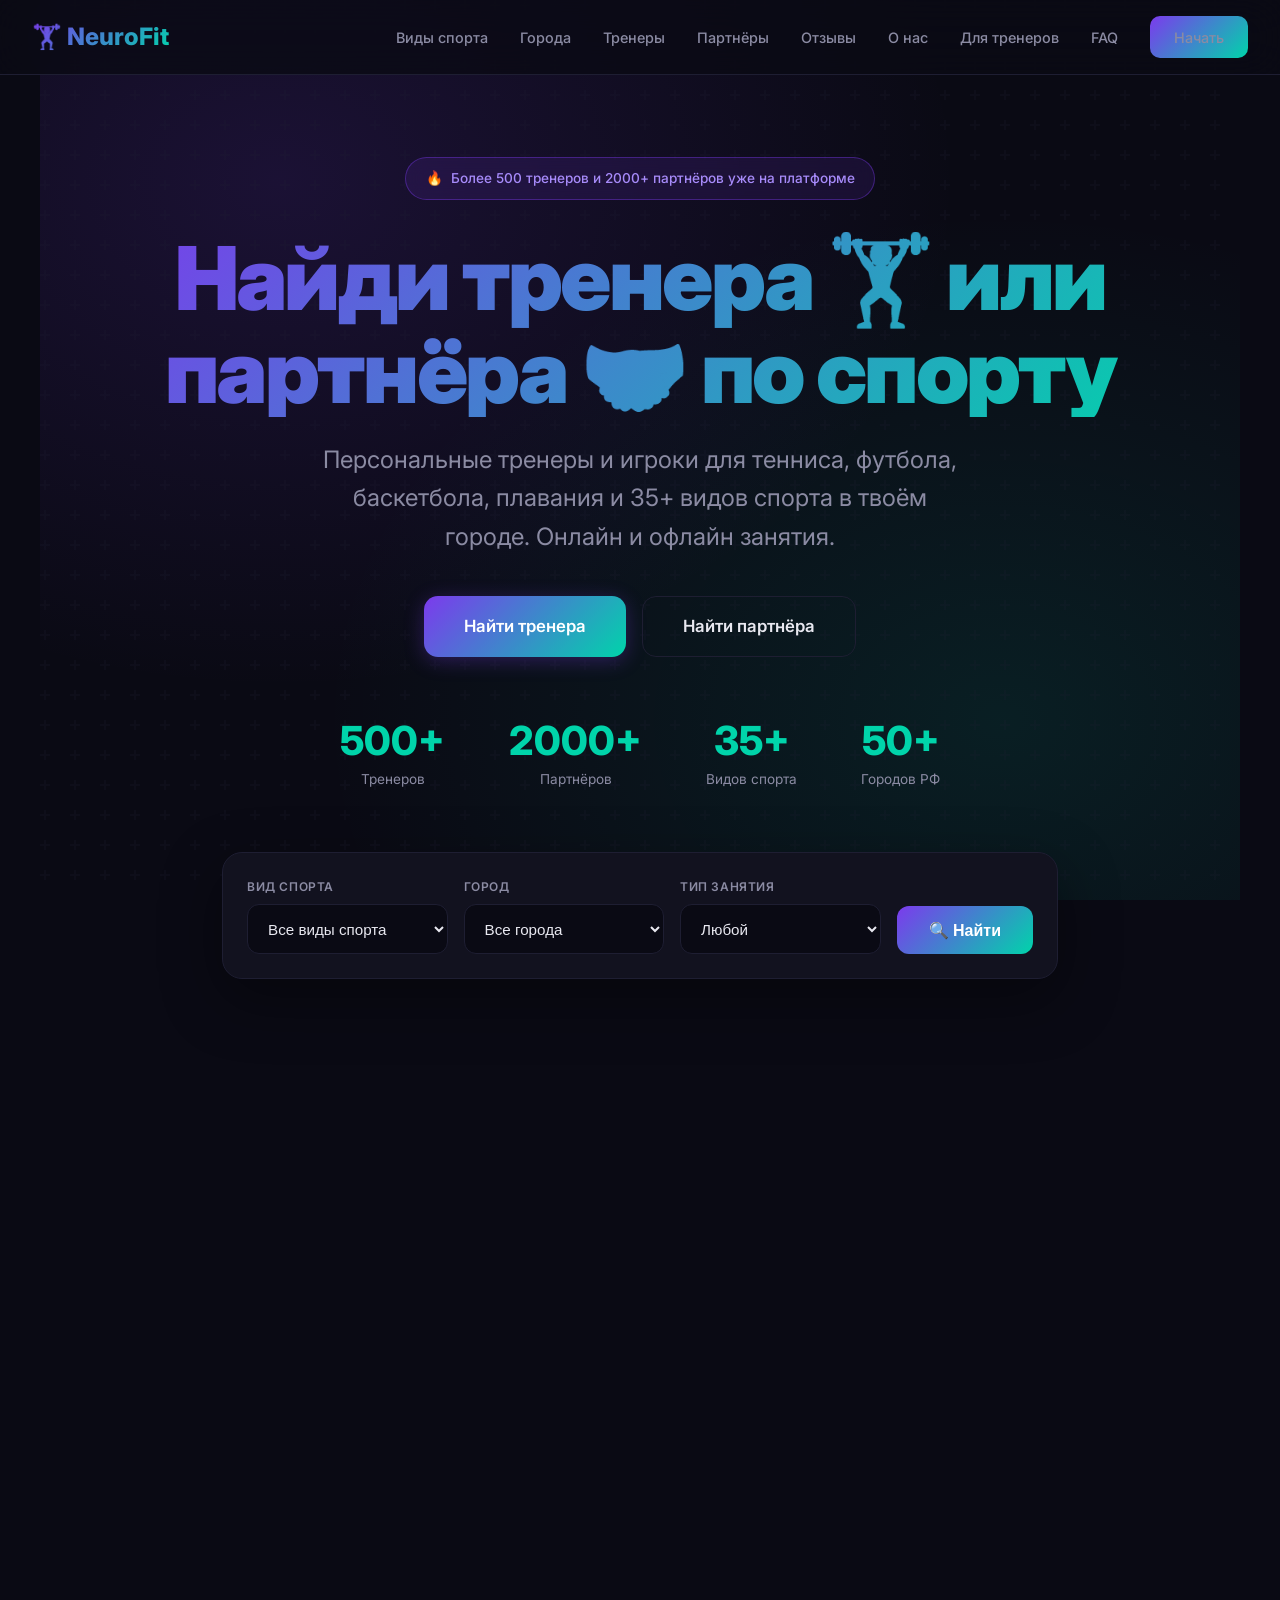
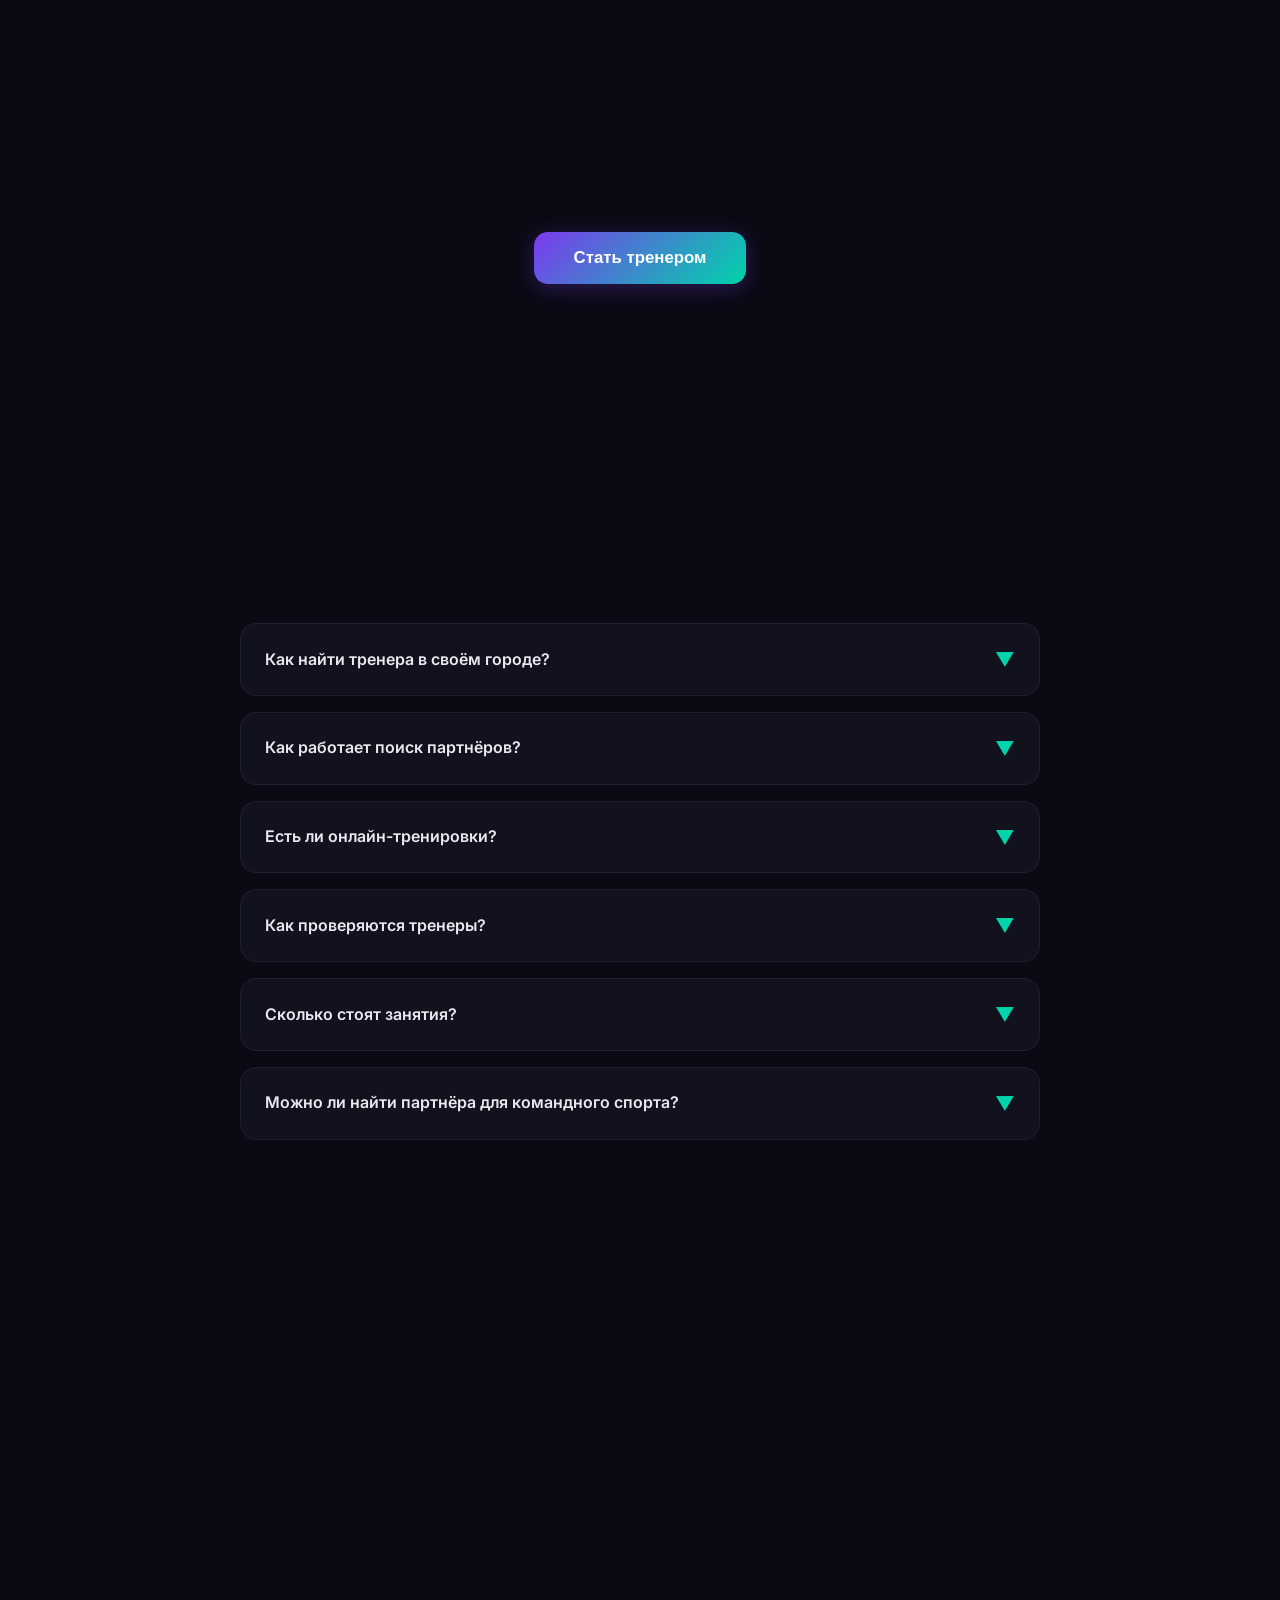
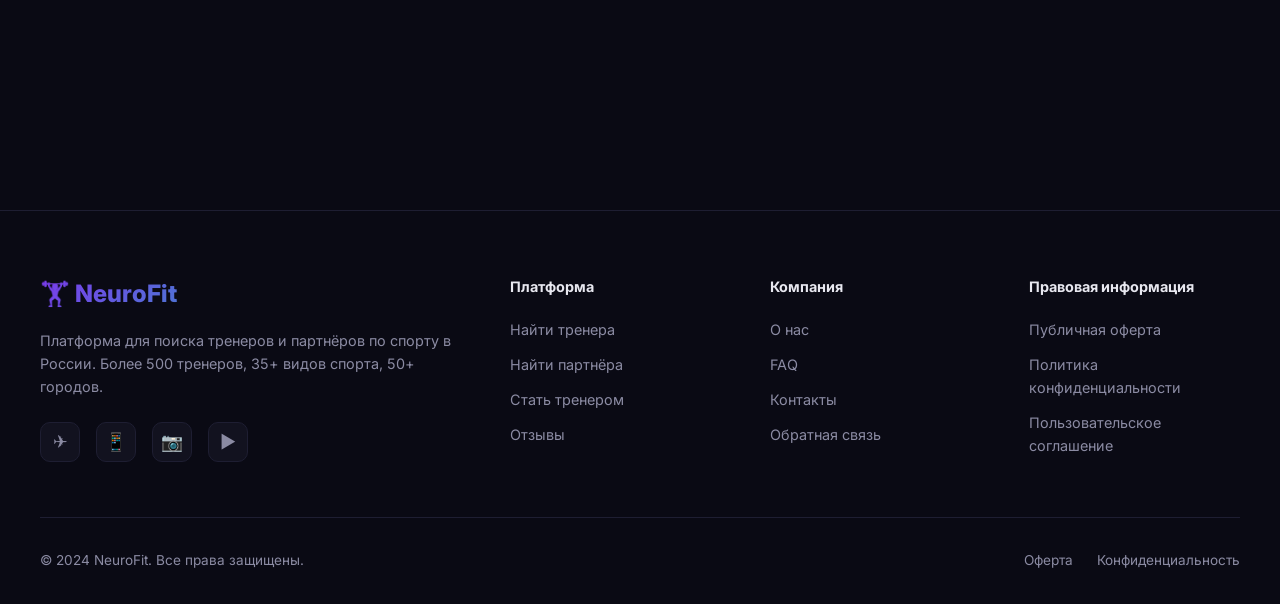
<file: index.html>
<!DOCTYPE html>
<html lang="ru">
<head>
    <meta charset="UTF-8">
    <meta name="viewport" content="width=device-width, initial-scale=1.0">
    <title>NeuroFit — Поиск тренеров и партнёров по спорту в России</title>
    <meta name="description" content="Найдите персонального тренера или партнёра для тенниса, футбола, баскетбола, плавания и 35+ видов спорта в вашем городе. Онлайн и офлайн занятия.">
    <link rel="icon" href="data:image/svg+xml,%3Csvg xmlns='http://www.w3.org/2000/svg' viewBox='0 0 100 100'%3E%3Ctext y='.9em' font-size='90'%3E🏋️%3C/text%3E%3C/svg%3E">
    <meta property="og:title" content="NeuroFit — Поиск тренеров и партнёров по спорту">
    <meta property="og:description" content="Более 500 тренеров и 2000+ партнёров. 35+ видов спорта. Найди своего тренера прямо сейчас.">
    <meta property="og:type" content="website">
    <meta property="og:image" content="https://images.unsplash.com/photo-1517836357463-d25dfeac3438?w=1200">
    <link rel="preconnect" href="https://fonts.googleapis.com">
    <link href="https://fonts.googleapis.com/css2?family=Inter:wght@400;500;600;700;800;900&display=swap" rel="stylesheet">
    <style>
        * { margin: 0; padding: 0; box-sizing: border-box; }
        :root {
            --primary: #00d4aa;
            --primary-dark: #00b894;
            --accent: #7c3aed;
            --bg-dark: #0a0a14;
            --bg-card: #12121f;
            --bg-card-hover: #1a1a2e;
            --text: #e8e8f0;
            --text-muted: #8b8ba3;
            --border: #1e1e32;
            --gradient: linear-gradient(135deg, #7c3aed, #00d4aa);
        }
        body {
            font-family: 'Inter', system-ui, -apple-system, sans-serif;
            background: var(--bg-dark);
            color: var(--text);
            line-height: 1.6;
            overflow-x: hidden;
        }
        .navbar {
            position: fixed;
            top: 0; left: 0; right: 0;
            z-index: 1000;
            padding: 1rem 2rem;
            display: flex;
            justify-content: space-between;
            align-items: center;
            background: rgba(10, 10, 20, 0.8);
            backdrop-filter: blur(20px);
            border-bottom: 1px solid var(--border);
        }
        .nav-logo {
            font-size: 1.5rem;
            font-weight: 800;
            background: var(--gradient);
            -webkit-background-clip: text;
            -webkit-text-fill-color: transparent;
            background-clip: text;
            text-decoration: none;
        }
        .nav-links {
            display: flex;
            gap: 2rem;
            align-items: center;
        }
        .nav-links a {
            color: var(--text-muted);
            text-decoration: none;
            font-weight: 500;
            font-size: 0.9rem;
            transition: color 0.3s;
        }
        .nav-links a:hover { color: var(--primary); }
        .nav-cta {
            padding: 0.6rem 1.5rem;
            background: var(--gradient);
            color: white;
            border: none;
            border-radius: 10px;
            font-weight: 600;
            cursor: pointer;
            text-decoration: none;
            font-size: 0.85rem;
        }
        .mobile-menu-btn {
            display: none;
            background: none;
            border: none;
            color: var(--text);
            font-size: 1.5rem;
            cursor: pointer;
        }
        .mobile-nav {
            display: none;
            position: fixed;
            top: 60px; left: 0; right: 0;
            background: var(--bg-card);
            border-bottom: 1px solid var(--border);
            padding: 1.5rem;
            flex-direction: column;
            gap: 1rem;
            z-index: 999;
        }
        .mobile-nav.active { display: flex; }
        .mobile-nav a {
            color: var(--text);
            text-decoration: none;
            font-weight: 500;
            padding: 0.5rem 0;
            border-bottom: 1px solid var(--border);
        }
        .hero {
            min-height: 100vh;
            display: flex;
            flex-direction: column;
            justify-content: center;
            align-items: center;
            text-align: center;
            padding: 2rem;
            position: relative;
            background: 
                radial-gradient(ellipse at 20% 20%, rgba(124,58,237,0.15) 0%, transparent 50%),
                radial-gradient(ellipse at 80% 80%, rgba(0,212,170,0.1) 0%, transparent 50%),
                var(--bg-dark);
            padding-top: 80px;
        }
        .hero::before {
            content: '';
            position: absolute;
            top: 0; left: 0; right: 0; bottom: 0;
            background: url("data:image/svg+xml,%3Csvg width='60' height='60' viewBox='0 0 60 60' xmlns='http://www.w3.org/2000/svg'%3E%3Cg fill='none' fill-rule='evenodd'%3E%3Cg fill='%231e1e32' fill-opacity='0.4'%3E%3Cpath d='M36 34v-4h-2v4h-4v2h4v4h2v-4h4v-2h-4zm0-30V0h-2v4h-4v2h4v4h2V6h4V4h-4zM6 34v-4H4v4H0v2h4v4h2v-4h4v-2H6zM6 4V0H4v4H0v2h4v4h2V6h4V4H6z'/%3E%3C/g%3E%3C/g%3E%3C/svg%3E");
            opacity: 0.5;
            pointer-events: none;
        }
        .hero-badge {
            display: inline-flex;
            align-items: center;
            gap: 0.5rem;
            background: rgba(124, 58, 237, 0.12);
            border: 1px solid rgba(124, 58, 237, 0.4);
            color: #a78bfa;
            padding: 0.6rem 1.2rem;
            border-radius: 50px;
            font-size: 0.85rem;
            font-weight: 500;
            margin-bottom: 2rem;
            animation: fadeInDown 0.8s ease;
            backdrop-filter: blur(10px);
        }
        .hero h1 {
            font-size: clamp(2.8rem, 7vw, 5.5rem);
            font-weight: 900;
            line-height: 1.05;
            margin-bottom: 1.5rem;
            background: var(--gradient);
            -webkit-background-clip: text;
            -webkit-text-fill-color: transparent;
            background-clip: text;
            animation: fadeInUp 0.8s ease 0.2s both;
            letter-spacing: -0.03em;
        }
        .hero-subtitle {
            font-size: clamp(1.1rem, 2.5vw, 1.5rem);
            color: var(--text-muted);
            max-width: 650px;
            margin-bottom: 2.5rem;
            animation: fadeInUp 0.8s ease 0.4s both;
            font-weight: 400;
        }
        .hero-cta {
            display: flex;
            gap: 1rem;
            flex-wrap: wrap;
            justify-content: center;
            animation: fadeInUp 0.8s ease 0.6s both;
        }
        .btn {
            padding: 1rem 2.5rem;
            border: none;
            border-radius: 14px;
            font-size: 1.05rem;
            font-weight: 600;
            cursor: pointer;
            transition: all 0.3s ease;
            text-decoration: none;
            display: inline-flex;
            align-items: center;
            gap: 0.5rem;
        }
        .btn-primary {
            background: var(--gradient);
            color: white;
            box-shadow: 0 4px 20px rgba(124, 58, 237, 0.3);
        }
        .btn-primary:hover {
            transform: translateY(-3px);
            box-shadow: 0 8px 40px rgba(124, 58, 237, 0.4);
        }
        .btn-outline {
            background: transparent;
            border: 1.5px solid var(--border);
            color: var(--text);
        }
        .btn-outline:hover {
            border-color: var(--primary);
            color: var(--primary);
            background: rgba(0, 212, 170, 0.05);
        }
        .hero-stats {
            display: flex;
            gap: 4rem;
            margin-top: 4rem;
            animation: fadeInUp 0.8s ease 0.8s both;
        }
        .stat { text-align: center; }
        .stat-number {
            font-size: 2.5rem;
            font-weight: 800;
            color: var(--primary);
            line-height: 1;
        }
        .stat-label {
            font-size: 0.85rem;
            color: var(--text-muted);
            margin-top: 0.5rem;
        }
        .search-section {
            padding: 0 2rem 4rem;
            max-width: 900px;
            margin: 0 auto;
            position: relative;
            z-index: 2;
            margin-top: -3rem;
        }
        .search-box {
            background: var(--bg-card);
            border: 1px solid var(--border);
            border-radius: 20px;
            padding: 1.5rem;
            display: flex;
            gap: 1rem;
            flex-wrap: wrap;
            box-shadow: 0 20px 60px rgba(0,0,0,0.4);
            backdrop-filter: blur(20px);
        }
        .search-field {
            flex: 1;
            min-width: 200px;
        }
        .search-field label {
            display: block;
            font-size: 0.75rem;
            color: var(--text-muted);
            text-transform: uppercase;
            letter-spacing: 0.05em;
            margin-bottom: 0.5rem;
            font-weight: 600;
        }
        .search-field select,
        .search-field input {
            width: 100%;
            padding: 0.9rem 1rem;
            border: 1px solid var(--border);
            border-radius: 12px;
            background: var(--bg-dark);
            color: var(--text);
            font-size: 0.95rem;
            outline: none;
            transition: border-color 0.3s;
            cursor: pointer;
        }
        .search-field select:focus,
        .search-field input:focus {
            border-color: var(--primary);
        }
        .search-btn {
            padding: 0.9rem 2rem;
            background: var(--gradient);
            color: white;
            border: none;
            border-radius: 12px;
            font-weight: 600;
            cursor: pointer;
            transition: all 0.3s;
            align-self: flex-end;
            font-size: 1rem;
        }
        .search-btn:hover {
            transform: translateY(-2px);
            box-shadow: 0 8px 30px rgba(124, 58, 237, 0.3);
        }
        section {
            padding: 5rem 2rem;
            max-width: 1200px;
            margin: 0 auto;
        }
        .section-header {
            text-align: center;
            margin-bottom: 3.5rem;
        }
        .section-header h2 {
            font-size: clamp(1.8rem, 4vw, 2.8rem);
            font-weight: 800;
            margin-bottom: 1rem;
            letter-spacing: -0.02em;
        }
        .section-header p {
            color: var(--text-muted);
            max-width: 600px;
            margin: 0 auto;
            font-size: 1.05rem;
        }
        .section-tag {
            display: inline-block;
            padding: 0.4rem 1rem;
            background: rgba(0, 212, 170, 0.1);
            border: 1px solid rgba(0, 212, 170, 0.3);
            color: var(--primary);
            border-radius: 50px;
            font-size: 0.8rem;
            font-weight: 600;
            text-transform: uppercase;
            letter-spacing: 0.05em;
            margin-bottom: 1rem;
        }
        .sports-grid {
            display: grid;
            grid-template-columns: repeat(auto-fill, minmax(140px, 1fr));
            gap: 1rem;
        }
        .sport-card {
            background: var(--bg-card);
            border: 1px solid var(--border);
            border-radius: 16px;
            padding: 1.5rem 1rem;
            text-align: center;
            transition: all 0.3s ease;
            cursor: pointer;
            position: relative;
            overflow: hidden;
        }
        .sport-card::before {
            content: '';
            position: absolute;
            top: 0; left: 0; right: 0;
            height: 3px;
            background: var(--gradient);
            opacity: 0;
            transition: opacity 0.3s;
        }
        .sport-card:hover {
            background: var(--bg-card-hover);
            transform: translateY(-5px);
            border-color: rgba(124, 58, 237, 0.3);
            box-shadow: 0 15px 40px rgba(0,0,0,0.3);
        }
        .sport-card:hover::before { opacity: 1; }
        .sport-emoji {
            font-size: 2.5rem;
            margin-bottom: 0.75rem;
            display: block;
        }
        .sport-name {
            font-size: 0.9rem;
            font-weight: 600;
            color: var(--text);
            margin-bottom: 0.25rem;
        }
        .sport-count {
            font-size: 0.75rem;
            color: var(--text-muted);
        }
        .cities-grid {
            display: grid;
            grid-template-columns: repeat(auto-fill, minmax(200px, 1fr));
            gap: 1rem;
        }
        .city-card {
            background: var(--bg-card);
            border: 1px solid var(--border);
            border-radius: 16px;
            padding: 1.5rem;
            transition: all 0.3s ease;
            cursor: pointer;
        }
        .city-card:hover {
            background: var(--bg-card-hover);
            border-color: rgba(0, 212, 170, 0.3);
            transform: translateY(-3px);
        }
        .city-emoji {
            font-size: 2rem;
            margin-bottom: 0.75rem;
            display: block;
        }
        .city-name {
            font-weight: 700;
            font-size: 1.1rem;
            margin-bottom: 0.5rem;
        }
        .city-stats {
            font-size: 0.85rem;
            color: var(--text-muted);
        }
        .steps-grid {
            display: grid;
            grid-template-columns: repeat(auto-fit, minmax(250px, 1fr));
            gap: 2rem;
        }
        .step-card {
            background: var(--bg-card);
            border: 1px solid var(--border);
            border-radius: 20px;
            padding: 2rem;
            position: relative;
            transition: all 0.3s ease;
        }
        .step-card:hover {
            background: var(--bg-card-hover);
            transform: translateY(-5px);
        }
        .step-number {
            width: 48px;
            height: 48px;
            background: var(--gradient);
            border-radius: 14px;
            display: flex;
            align-items: center;
            justify-content: center;
            font-weight: 800;
            font-size: 1.2rem;
            margin-bottom: 1.5rem;
            color: white;
        }
        .step-card h3 {
            font-size: 1.2rem;
            font-weight: 700;
            margin-bottom: 0.75rem;
        }
        .step-card p {
            color: var(--text-muted);
            font-size: 0.95rem;
            line-height: 1.6;
        }
        .trainers-grid {
            display: grid;
            grid-template-columns: repeat(auto-fill, minmax(300px, 1fr));
            gap: 1.5rem;
        }
        .trainer-card {
            background: var(--bg-card);
            border: 1px solid var(--border);
            border-radius: 20px;
            padding: 1.5rem;
            transition: all 0.3s ease;
            position: relative;
        }
        .trainer-card:hover {
            background: var(--bg-card-hover);
            transform: translateY(-5px);
            border-color: rgba(124, 58, 237, 0.3);
            box-shadow: 0 15px 40px rgba(0,0,0,0.3);
        }
        .trainer-header {
            display: flex;
            align-items: center;
            gap: 1rem;
            margin-bottom: 1rem;
        }
        .trainer-avatar {
            width: 64px;
            height: 64px;
            border-radius: 16px;
            background: var(--gradient);
            display: flex;
            align-items: center;
            justify-content: center;
            font-size: 1.8rem;
            flex-shrink: 0;
        }
        .trainer-info h3 {
            font-size: 1.1rem;
            font-weight: 700;
            margin-bottom: 0.25rem;
        }
        .trainer-meta {
            font-size: 0.85rem;
            color: var(--text-muted);
        }
        .trainer-tags {
            display: flex;
            gap: 0.5rem;
            flex-wrap: wrap;
            margin-bottom: 1rem;
        }
        .trainer-tag {
            padding: 0.3rem 0.8rem;
            background: rgba(0, 212, 170, 0.1);
            border: 1px solid rgba(0, 212, 170, 0.2);
            border-radius: 50px;
            font-size: 0.75rem;
            color: var(--primary);
            font-weight: 500;
        }
        .trainer-rating {
            display: flex;
            align-items: center;
            gap: 0.5rem;
            margin-bottom: 1rem;
        }
        .stars {
            color: #fbbf24;
            font-size: 0.9rem;
        }
        .rating-text {
            font-size: 0.85rem;
            color: var(--text-muted);
        }
        .trainer-price {
            font-size: 1.1rem;
            font-weight: 700;
            color: var(--primary);
            margin-bottom: 1rem;
        }
        .trainer-btn {
            width: 100%;
            padding: 0.8rem;
            background: var(--gradient);
            color: white;
            border: none;
            border-radius: 12px;
            font-weight: 600;
            cursor: pointer;
            transition: all 0.3s;
            font-size: 0.95rem;
        }
        .trainer-btn:hover {
            transform: translateY(-2px);
            box-shadow: 0 8px 25px rgba(124, 58, 237, 0.3);
        }
        .partners-grid {
            display: grid;
            grid-template-columns: repeat(auto-fill, minmax(280px, 1fr));
            gap: 1.5rem;
        }
        .partner-card {
            background: var(--bg-card);
            border: 1px solid var(--border);
            border-radius: 20px;
            padding: 1.5rem;
            transition: all 0.3s ease;
        }
        .partner-card:hover {
            background: var(--bg-card-hover);
            transform: translateY(-5px);
            border-color: rgba(0, 212, 170, 0.3);
        }
        .partner-header {
            display: flex;
            align-items: center;
            gap: 1rem;
            margin-bottom: 1rem;
        }
        .partner-avatar {
            width: 56px;
            height: 56px;
            border-radius: 50%;
            background: linear-gradient(135deg, #00d4aa, #7c3aed);
            display: flex;
            align-items: center;
            justify-content: center;
            font-size: 1.5rem;
            flex-shrink: 0;
        }
        .partner-info h3 {
            font-size: 1rem;
            font-weight: 700;
        }
        .partner-info p {
            font-size: 0.8rem;
            color: var(--text-muted);
        }
        .partner-details {
            display: flex;
            gap: 1rem;
            margin-bottom: 1rem;
            font-size: 0.85rem;
            color: var(--text-muted);
        }
        .partner-btn {
            width: 100%;
            padding: 0.7rem;
            background: transparent;
            border: 1.5px solid var(--border);
            color: var(--text);
            border-radius: 10px;
            font-weight: 600;
            cursor: pointer;
            transition: all 0.3s;
            font-size: 0.9rem;
        }
        .partner-btn:hover {
            border-color: var(--primary);
            color: var(--primary);
            background: rgba(0, 212, 170, 0.05);
        }
        .reviews-grid {
            display: grid;
            grid-template-columns: repeat(auto-fill, minmax(320px, 1fr));
            gap: 1.5rem;
        }
        .review-card {
            background: var(--bg-card);
            border: 1px solid var(--border);
            border-radius: 20px;
            padding: 1.5rem;
            transition: all 0.3s ease;
        }
        .review-card:hover {
            background: var(--bg-card-hover);
            transform: translateY(-3px);
        }
        .review-header {
            display: flex;
            align-items: center;
            gap: 1rem;
            margin-bottom: 1rem;
        }
        .review-avatar {
            width: 48px;
            height: 48px;
            border-radius: 50%;
            background: var(--gradient);
            display: flex;
            align-items: center;
            justify-content: center;
            font-size: 1.3rem;
            flex-shrink: 0;
        }
        .review-author {
            font-weight: 700;
            font-size: 0.95rem;
        }
        .review-sport {
            font-size: 0.8rem;
            color: var(--text-muted);
        }
        .review-text {
            color: var(--text-muted);
            font-size: 0.9rem;
            line-height: 1.7;
            margin-bottom: 1rem;
            font-style: italic;
        }
        .review-rating {
            color: #fbbf24;
            font-size: 0.9rem;
        }
        .faq-list {
            max-width: 800px;
            margin: 0 auto;
        }
        .faq-item {
            background: var(--bg-card);
            border: 1px solid var(--border);
            border-radius: 16px;
            margin-bottom: 1rem;
            overflow: hidden;
            transition: all 0.3s ease;
        }
        .faq-item:hover {
            border-color: rgba(124, 58, 237, 0.3);
        }
        .faq-question {
            padding: 1.25rem 1.5rem;
            display: flex;
            justify-content: space-between;
            align-items: center;
            cursor: pointer;
            font-weight: 600;
            font-size: 1rem;
        }
        .faq-icon {
            font-size: 1.2rem;
            color: var(--primary);
            transition: transform 0.3s ease;
        }
        .faq-item.active .faq-icon {
            transform: rotate(180deg);
        }
        .faq-answer {
            max-height: 0;
            overflow: hidden;
            transition: max-height 0.3s ease, padding 0.3s ease;
            padding: 0 1.5rem;
        }
        .faq-item.active .faq-answer {
            max-height: 300px;
            padding: 0 1.5rem 1.25rem;
        }
        .faq-answer p {
            color: var(--text-muted);
            line-height: 1.7;
        }
        .cta-section {
            text-align: center;
            background: 
                radial-gradient(ellipse at 50% 50%, rgba(124,58,237,0.1) 0%, transparent 70%),
                var(--bg-card);
            border: 1px solid var(--border);
            border-radius: 24px;
            padding: 4rem 2rem;
            margin: 0 2rem;
        }
        .cta-section h2 {
            font-size: clamp(1.8rem, 4vw, 2.5rem);
            font-weight: 800;
            margin-bottom: 1rem;
        }
        .cta-section p {
            color: var(--text-muted);
            max-width: 500px;
            margin: 0 auto 2rem;
            font-size: 1.1rem;
        }
        .waitlist-form {
            display: flex;
            gap: 0.75rem;
            max-width: 500px;
            margin: 0 auto;
            flex-wrap: wrap;
            justify-content: center;
        }
        .waitlist-form input {
            flex: 1;
            min-width: 250px;
            padding: 1rem 1.5rem;
            border: 1px solid var(--border);
            border-radius: 12px;
            background: var(--bg-dark);
            color: var(--text);
            font-size: 1rem;
            outline: none;
        }
        .waitlist-form input:focus {
            border-color: var(--primary);
        }
        .waitlist-form input::placeholder {
            color: var(--text-muted);
        }
        .waitlist-form button {
            padding: 1rem 2rem;
            background: var(--gradient);
            color: white;
            border: none;
            border-radius: 12px;
            font-weight: 600;
            cursor: pointer;
            transition: all 0.3s;
            font-size: 1rem;
        }
        .waitlist-form button:hover {
            transform: translateY(-2px);
            box-shadow: 0 8px 30px rgba(124, 58, 237, 0.3);
        }
        .about-content {
            display: grid;
            grid-template-columns: 1fr 1fr;
            gap: 3rem;
            align-items: center;
        }
        .about-text h3 {
            font-size: 1.8rem;
            font-weight: 800;
            margin-bottom: 1rem;
        }
        .about-text p {
            color: var(--text-muted);
            margin-bottom: 1rem;
            line-height: 1.7;
        }
        .about-values {
            display: grid;
            grid-template-columns: 1fr 1fr;
            gap: 1rem;
            margin-top: 1.5rem;
        }
        .about-value {
            background: var(--bg-card);
            border: 1px solid var(--border);
            border-radius: 12px;
            padding: 1rem;
        }
        .about-value h4 {
            font-size: 0.9rem;
            font-weight: 700;
            margin-bottom: 0.3rem;
            color: var(--primary);
        }
        .about-value p {
            font-size: 0.8rem;
            margin-bottom: 0;
        }
        .about-visual {
            background: var(--bg-card);
            border: 1px solid var(--border);
            border-radius: 20px;
            padding: 2rem;
            text-align: center;
        }
        .about-visual .emoji {
            font-size: 5rem;
            margin-bottom: 1rem;
        }
        .about-visual p {
            color: var(--text-muted);
            font-size: 0.9rem;
        }
        .for-trainers-grid {
            display: grid;
            grid-template-columns: repeat(auto-fit, minmax(250px, 1fr));
            gap: 1.5rem;
        }
        .for-trainers-card {
            background: var(--bg-card);
            border: 1px solid var(--border);
            border-radius: 20px;
            padding: 2rem;
            text-align: center;
            transition: all 0.3s ease;
        }
        .for-trainers-card:hover {
            background: var(--bg-card-hover);
            transform: translateY(-5px);
            border-color: rgba(0, 212, 170, 0.3);
        }
        .for-trainers-card .emoji {
            font-size: 3rem;
            margin-bottom: 1rem;
        }
        .for-trainers-card h3 {
            font-size: 1.1rem;
            font-weight: 700;
            margin-bottom: 0.75rem;
        }
        .for-trainers-card p {
            color: var(--text-muted);
            font-size: 0.9rem;
            line-height: 1.6;
        }
        footer {
            border-top: 1px solid var(--border);
            padding: 4rem 2rem 2rem;
            margin-top: 4rem;
        }
        .footer-grid {
            max-width: 1200px;
            margin: 0 auto;
            display: grid;
            grid-template-columns: 2fr 1fr 1fr 1fr;
            gap: 3rem;
            margin-bottom: 3rem;
        }
        .footer-brand {
            font-size: 1.5rem;
            font-weight: 800;
            background: var(--gradient);
            -webkit-background-clip: text;
            -webkit-text-fill-color: transparent;
            background-clip: text;
            margin-bottom: 1rem;
        }
        .footer-desc {
            color: var(--text-muted);
            font-size: 0.9rem;
            line-height: 1.6;
            margin-bottom: 1.5rem;
        }
        .footer-social {
            display: flex;
            gap: 1rem;
        }
        .footer-social a {
            width: 40px;
            height: 40px;
            border-radius: 10px;
            background: var(--bg-card);
            border: 1px solid var(--border);
            display: flex;
            align-items: center;
            justify-content: center;
            color: var(--text-muted);
            text-decoration: none;
            font-size: 1.1rem;
            transition: all 0.3s;
        }
        .footer-social a:hover {
            border-color: var(--primary);
            color: var(--primary);
            transform: translateY(-2px);
        }
        .footer-column h4 {
            font-size: 0.9rem;
            font-weight: 700;
            margin-bottom: 1.25rem;
            color: var(--text);
        }
        .footer-column a {
            display: block;
            color: var(--text-muted);
            text-decoration: none;
            font-size: 0.9rem;
            margin-bottom: 0.75rem;
            transition: color 0.3s;
        }
        .footer-column a:hover { color: var(--primary); }
        .footer-bottom {
            max-width: 1200px;
            margin: 0 auto;
            padding-top: 2rem;
            border-top: 1px solid var(--border);
            display: flex;
            justify-content: space-between;
            align-items: center;
            flex-wrap: wrap;
            gap: 1rem;
        }
        .footer-bottom p {
            color: var(--text-muted);
            font-size: 0.85rem;
        }
        .footer-bottom a {
            color: var(--text-muted);
            text-decoration: none;
            font-size: 0.85rem;
            transition: color 0.3s;
        }
        .footer-bottom a:hover { color: var(--primary); }
        @keyframes fadeInUp {
            from { opacity: 0; transform: translateY(30px); }
            to { opacity: 1; transform: translateY(0); }
        }
        @keyframes fadeInDown {
            from { opacity: 0; transform: translateY(-20px); }
            to { opacity: 1; transform: translateY(0); }
        }
        .reveal {
            opacity: 0;
            transform: translateY(30px);
            transition: opacity 0.6s ease, transform 0.6s ease;
        }
        .reveal.active {
            opacity: 1;
            transform: translateY(0);
        }
        .modal-overlay {
            display: none;
            position: fixed;
            top: 0; left: 0; right: 0; bottom: 0;
            background: rgba(0,0,0,0.7);
            z-index: 2000;
            align-items: center;
            justify-content: center;
            padding: 2rem;
        }
        .modal-overlay.active { display: flex; }
        .modal {
            background: var(--bg-card);
            border: 1px solid var(--border);
            border-radius: 20px;
            padding: 2rem;
            max-width: 500px;
            width: 100%;
            position: relative;
            animation: fadeInUp 0.3s ease;
        }
        .modal-close {
            position: absolute;
            top: 1rem; right: 1rem;
            background: none;
            border: none;
            color: var(--text-muted);
            font-size: 1.5rem;
            cursor: pointer;
        }
        .modal h3 {
            font-size: 1.3rem;
            font-weight: 700;
            margin-bottom: 0.5rem;
        }
        .modal p {
            color: var(--text-muted);
            margin-bottom: 1.5rem;
            font-size: 0.9rem;
        }
        .modal-form input,
        .modal-form textarea,
        .modal-form select {
            width: 100%;
            padding: 0.9rem 1rem;
            border: 1px solid var(--border);
            border-radius: 12px;
            background: var(--bg-dark);
            color: var(--text);
            font-size: 0.95rem;
            margin-bottom: 1rem;
            outline: none;
            font-family: inherit;
        }
        .modal-form input:focus,
        .modal-form textarea:focus,
        .modal-form select:focus {
            border-color: var(--primary);
        }
        .modal-form button {
            width: 100%;
            padding: 0.9rem;
            background: var(--gradient);
            color: white;
            border: none;
            border-radius: 12px;
            font-weight: 600;
            cursor: pointer;
            font-size: 1rem;
        }
        .modal-form button:hover {
            transform: translateY(-2px);
            box-shadow: 0 8px 25px rgba(124, 58, 237, 0.3);
        }
        .modal-success {
            display: none;
            text-align: center;
            padding: 2rem 0;
        }
        .modal-success.active { display: block; }
        .modal-success .emoji {
            font-size: 4rem;
            margin-bottom: 1rem;
        }
        .modal-success h3 {
            margin-bottom: 0.5rem;
        }
        .modal-success p {
            margin-bottom: 0;
        }
        .legal-page {
            padding-top: 100px;
            max-width: 800px;
            margin: 0 auto;
        }
        .legal-page h1 {
            font-size: 2rem;
            font-weight: 800;
            margin-bottom: 1rem;
        }
        .legal-page h2 {
            font-size: 1.3rem;
            font-weight: 700;
            margin-top: 2rem;
            margin-bottom: 0.75rem;
            color: var(--primary);
        }
        .legal-page p {
            color: var(--text-muted);
            margin-bottom: 1rem;
            line-height: 1.7;
        }
        .legal-page ul {
            color: var(--text-muted);
            margin-bottom: 1rem;
            padding-left: 1.5rem;
        }
        .legal-page li {
            margin-bottom: 0.5rem;
            line-height: 1.6;
        }
        .legal-page .back-link {
            display: inline-flex;
            align-items: center;
            gap: 0.5rem;
            color: var(--primary);
            text-decoration: none;
            font-weight: 600;
            margin-bottom: 2rem;
        }
        .legal-page .back-link:hover {
            text-decoration: underline;
        }
        @media (max-width: 768px) {
            .nav-links { display: none; }
            .mobile-menu-btn { display: block; }
            .hero-stats { gap: 2rem; flex-wrap: wrap; }
            .footer-grid { grid-template-columns: 1fr 1fr; }
            .about-content { grid-template-columns: 1fr; }
            .trainers-grid { grid-template-columns: 1fr; }
            .reviews-grid { grid-template-columns: 1fr; }
        }
        @media (max-width: 480px) {
            .footer-grid { grid-template-columns: 1fr; }
            .about-values { grid-template-columns: 1fr; }
            .search-box { flex-direction: column; }
            .search-btn { width: 100%; }
        }
    </style>
<base target="_blank">
</head>
<body>
    <!-- NAVBAR -->
    <nav class="navbar">
        <a href="#" class="nav-logo">🏋️ NeuroFit</a>
        <div class="nav-links">
            <a href="#sports">Виды спорта</a>
            <a href="#cities">Города</a>
            <a href="#trainers">Тренеры</a>
            <a href="#partners">Партнёры</a>
            <a href="#reviews">Отзывы</a>
            <a href="#about">О нас</a>
            <a href="#for-trainers">Для тренеров</a>
            <a href="#faq">FAQ</a>
            <a href="#contact" class="nav-cta">Начать</a>
        </div>
        <button class="mobile-menu-btn" onclick="toggleMobileMenu()">☰</button>
    </nav>

    <div class="mobile-nav" id="mobileNav">
        <a href="#sports" onclick="toggleMobileMenu()">Виды спорта</a>
        <a href="#cities" onclick="toggleMobileMenu()">Города</a>
        <a href="#trainers" onclick="toggleMobileMenu()">Тренеры</a>
        <a href="#partners" onclick="toggleMobileMenu()">Партнёры</a>
        <a href="#reviews" onclick="toggleMobileMenu()">Отзывы</a>
        <a href="#about" onclick="toggleMobileMenu()">О нас</a>
        <a href="#for-trainers" onclick="toggleMobileMenu()">Для тренеров</a>
        <a href="#faq" onclick="toggleMobileMenu()">FAQ</a>
        <a href="#contact" onclick="toggleMobileMenu()" class="nav-cta">Начать</a>
    </div>

    <!-- HERO -->
    <section class="hero">
        <div class="hero-badge">
            <span>🔥</span>
            <span>Более 500 тренеров и 2000+ партнёров уже на платформе</span>
        </div>
        <h1>Найди тренера 🏋️ или партнёра 🤝 по спорту</h1>
        <p class="hero-subtitle">Персональные тренеры и игроки для тенниса, футбола, баскетбола, плавания и 35+ видов спорта в твоём городе. Онлайн и офлайн занятия.</p>
        <div class="hero-cta">
            <a href="#trainers" class="btn btn-primary">Найти тренера</a>
            <a href="#partners" class="btn btn-outline">Найти партнёра</a>
        </div>
        <div class="hero-stats">
            <div class="stat"><div class="stat-number">500+</div><div class="stat-label">Тренеров</div></div>
            <div class="stat"><div class="stat-number">2000+</div><div class="stat-label">Партнёров</div></div>
            <div class="stat"><div class="stat-number">35+</div><div class="stat-label">Видов спорта</div></div>
            <div class="stat"><div class="stat-number">50+</div><div class="stat-label">Городов РФ</div></div>
        </div>
    </section>

    <!-- SEARCH -->
    <div class="search-section">
        <div class="search-box">
            <div class="search-field">
                <label>Вид спорта</label>
                <select id="sportSelect">
                    <option value="">Все виды спорта</option>
                    <option value="Теннис">🎾 Теннис</option>
                    <option value="Настольный теннис">🏓 Настольный теннис</option>
                    <option value="Падел">🥎 Падел</option>
                    <option value="Бадминтон">🏸 Бадминтон</option>
                    <option value="Футбол">⚽ Футбол</option>
                    <option value="Баскетбол">🏀 Баскетбол</option>
                    <option value="Волейбол">🏐 Волейбол</option>
                    <option value="Гандбол">🤾 Гандбол</option>
                    <option value="Хоккей">🏒 Хоккей</option>
                    <option value="Плавание">🏊 Плавание</option>
                    <option value="Фитнес">💪 Фитнес</option>
                    <option value="Кроссфит">🏋️ Кроссфит</option>
                    <option value="Йога">🧘 Йога</option>
                    <option value="Пилатес">🤸 Пилатес</option>
                    <option value="Стретчинг">🦵 Стретчинг</option>
                    <option value="Бокс">🥊 Бокс</option>
                    <option value="ММА">🥋 ММА</option>
                    <option value="Дзюдо">🥋 Дзюдо</option>
                    <option value="Карате">🥋 Карате</option>
                    <option value="Тхэквондо">🥋 Тхэквондо</option>
                    <option value="Фехтование">🤺 Фехтование</option>
                    <option value="Стрельба из лука">🏹 Стрельба из лука</option>
                    <option value="Стрельба">🎯 Стрельба</option>
                    <option value="Гольф">⛳ Гольф</option>
                    <option value="Скейтбординг">🛹 Скейтбординг</option>
                    <option value="Горные лыжи">⛷️ Горные лыжи</option>
                    <option value="Сноуборд">🏂 Сноуборд</option>
                    <option value="Фигурное катание">⛸️ Фигурное катание</option>
                    <option value="Танцы">💃 Танцы</option>
                    <option value="Гимнастика">🤸‍♀️ Гимнастика</option>
                    <option value="Скалолазание">🧗 Скалолазание</option>
                    <option value="Велоспорт">🚴 Велоспорт</option>
                    <option value="Бег">🏃 Бег</option>
                    <option value="Триатлон">🏃‍♂️ Триатлон</option>
                    <option value="Конный спорт">🏇 Конный спорт</option>
                    <option value="Шахматы">♟️ Шахматы</option>
                </select>
            </div>
            <div class="search-field">
                <label>Город</label>
                <select id="citySelect">
                    <option value="">Все города</option>
                    <option value="Москва">Москва</option>
                    <option value="Санкт-Петербург">Санкт-Петербург</option>
                    <option value="Казань">Казань</option>
                    <option value="Нижний Новгород">Нижний Новгород</option>
                    <option value="Самара">Самара</option>
                    <option value="Екатеринбург">Екатеринбург</option>
                    <option value="Новосибирск">Новосибирск</option>
                    <option value="Краснодар">Краснодар</option>
                    <option value="Сочи">Сочи</option>
                    <option value="Владивосток">Владивосток</option>
                    <option value="Уфа">Уфа</option>
                    <option value="Челябинск">Челябинск</option>
                </select>
            </div>
            <div class="search-field">
                <label>Тип занятия</label>
                <select id="typeSelect">
                    <option value="">Любой</option>
                    <option value="Онлайн">Онлайн</option>
                    <option value="Офлайн">Офлайн</option>
                    <option value="Групповые">Групповые</option>
                </select>
            </div>
            <button class="search-btn" onclick="handleSearch()">🔍 Найти</button>
        </div>
    </div>

    <!-- SPORTS -->
    <section id="sports">
        <div class="section-header reveal">
            <div class="section-tag">Виды спорта</div>
            <h2>35+ направлений на выбор</h2>
            <p>От классических до экзотических — найдите то, что вдохновляет</p>
        </div>
        <div class="sports-grid" id="sportsGrid"></div>
    </section>

    <!-- CITIES -->
    <section id="cities">
        <div class="section-header reveal">
            <div class="section-tag">Города</div>
            <h2>Тренеры в 50+ городах России</h2>
            <p>Найдите специалиста рядом с вами</p>
        </div>
        <div class="cities-grid" id="citiesGrid"></div>
    </section>

    <!-- HOW IT WORKS -->
    <section>
        <div class="section-header reveal">
            <div class="section-tag">Как это работает</div>
            <h2>Начните заниматься за 4 шага</h2>
        </div>
        <div class="steps-grid">
            <div class="step-card reveal"><div class="step-number">1</div><h3>Выберите спорт</h3><p>Теннис, футбол, йога, плавание — более 35 видов спорта на выбор</p></div>
            <div class="step-card reveal"><div class="step-number">2</div><h3>Укажите город</h3><p>Выберите свой город или район — мы найдём ближайших тренеров и партнёров</p></div>
            <div class="step-card reveal"><div class="step-number">3</div><h3>Сравните и выберите</h3><p>Смотрите профили, отзывы, цены и рейтинги — выбирайте лучшего</p></div>
            <div class="step-card reveal"><div class="step-number">4</div><h3>Начните заниматься</h3><p>Свяжитесь напрямую, договоритесь о времени и месте — и вперёд!</p></div>
        </div>
    </section>

    <!-- TRAINERS -->
    <section id="trainers">
        <div class="section-header reveal">
            <div class="section-tag">Тренеры</div>
            <h2>Проверенные тренеры</h2>
            <p>Каждый специалист проходит верификацию</p>
        </div>
        <div class="trainers-grid" id="trainersGrid"></div>
    </section>

    <!-- PARTNERS -->
    <section id="partners">
        <div class="section-header reveal">
            <div class="section-tag">Партнёры</div>
            <h2>Найдите партнёра для игры</h2>
            <p>Ищите игроков по уровню и расписанию</p>
        </div>
        <div class="partners-grid" id="partnersGrid"></div>
    </section>

    <!-- REVIEWS -->
    <section id="reviews">
        <div class="section-header reveal">
            <div class="section-tag">Отзывы</div>
            <h2>Что говорят наши пользователи</h2>
            <p>Реальные истории от реальных людей</p>
        </div>
        <div class="reviews-grid" id="reviewsGrid"></div>
    </section>

    <!-- ABOUT -->
    <section id="about">
        <div class="section-header reveal">
            <div class="section-tag">О нас</div>
            <h2>Кто стоит за NeuroFit</h2>
        </div>
        <div class="about-content reveal">
            <div class="about-text">
                <h3>Мы объединяем спорт и технологии</h3>
                <p>NeuroFit — это платформа, которая помогает людям находить лучших тренеров и партнёров для занятий спортом. Мы верим, что каждый заслуживает персонального подхода к физической активности.</p>
                <p>Наша миссия — сделать спорт доступным для каждого, независимо от уровня подготовки, возраста и места жительства.</p>
                <div class="about-values">
                    <div class="about-value"><h4>🔒 Безопасность</h4><p>Все тренеры проходят верификацию</p></div>
                    <div class="about-value"><h4>⚡ Скорость</h4><p>Найдите тренера за 5 минут</p></div>
                    <div class="about-value"><h4>💎 Качество</h4><p>Только проверенные специалисты</p></div>
                    <div class="about-value"><h4>🤝 Поддержка</h4><p>Помогаем на каждом этапе</p></div>
                </div>
            </div>
            <div class="about-visual">
                <div class="emoji">🧠</div>
                <h3 style="margin-bottom:0.5rem;">NeuroFit Team</h3>
                <p>Москва, Россия<br>Основан в 2024 году</p>
                <p style="margin-top:1rem;"><a href="mailto:hello@neurofit.ru" style="color:var(--primary);text-decoration:none;">hello@neurofit.ru</a></p>
            </div>
        </div>
    </section>

    <!-- FOR TRAINERS -->
    <section id="for-trainers">
        <div class="section-header reveal">
            <div class="section-tag">Для тренеров</div>
            <h2>Станьте тренером на NeuroFit</h2>
            <p>Расширьте свою клиентскую базу и зарабатывайте больше</p>
        </div>
        <div class="for-trainers-grid">
            <div class="for-trainers-card reveal"><div class="emoji">📈</div><h3>Новые клиенты</h3><p>Получайте заявки от людей, которые ищут тренера именно в вашем городе и по вашему виду спорта.</p></div>
            <div class="for-trainers-card reveal"><div class="emoji">💰</div><h3>Гибкие условия</h3><p>Устанавливайте свои цены и расписание. Комиссия платформы всего 10% от стоимости занятия.</p></div>
            <div class="for-trainers-card reveal"><div class="emoji">⭐</div><h3>Рейтинг и отзывы</h3><p>Чем больше положительных отзывов — тем выше ваш рейтинг и больше клиентов.</p></div>
            <div class="for-trainers-card reveal"><div class="emoji">🛡️</div><h3>Защита платежей</h3><p>Все транзакции проходят через защищённую систему. Деньги приходят после проведённого занятия.</p></div>
        </div>
        <div style="text-align:center;margin-top:2rem;">
            <button class="btn btn-primary" onclick="openModal('trainer')">Стать тренером</button>
        </div>
    </section>

    <!-- FAQ -->
    <section id="faq">
        <div class="section-header reveal">
            <div class="section-tag">FAQ</div>
            <h2>Частые вопросы</h2>
        </div>
        <div class="faq-list">
            <div class="faq-item">
                <div class="faq-question" onclick="toggleFaq(this)"><span>Как найти тренера в своём городе?</span><span class="faq-icon">▼</span></div>
                <div class="faq-answer"><p>Выберите вид спорта и город в поисковой строке сверху, либо кликните на карточку нужного спорта. Система покажет всех доступных тренеров с фильтрами по цене, рейтингу и опыту.</p></div>
            </div>
            <div class="faq-item">
                <div class="faq-question" onclick="toggleFaq(this)"><span>Как работает поиск партнёров?</span><span class="faq-icon">▼</span></div>
                <div class="faq-answer"><p>Укажите вид спорта, свой уровень игры и удобное время. Мы покажем партнёров в вашем районе с похожим уровнем и совместимым расписанием. Можно написать напрямую и договориться о игре.</p></div>
            </div>
            <div class="faq-item">
                <div class="faq-question" onclick="toggleFaq(this)"><span>Есть ли онлайн-тренировки?</span><span class="faq-icon">▼</span></div>
                <div class="faq-answer"><p>Да! Многие тренеры проводят занятия онлайн через видеосвязь. Это удобно, если вы живёте в небольшом городе или предпочитаете тренироваться дома. Фильтруйте по типу занятия «Онлайн».</p></div>
            </div>
            <div class="faq-item">
                <div class="faq-question" onclick="toggleFaq(this)"><span>Как проверяются тренеры?</span><span class="faq-icon">▼</span></div>
                <div class="faq-answer"><p>Все тренеры проходят верификацию: мы проверяем дипломы, сертификаты и опыт работы. Также есть система отзывов — вы можете ознакомиться с мнением других клиентов перед выбором.</p></div>
            </div>
            <div class="faq-item">
                <div class="faq-question" onclick="toggleFaq(this)"><span>Сколько стоят занятия?</span><span class="faq-icon">▼</span></div>
                <div class="faq-answer"><p>Цены варьируются от 1 000 до 5 000 ₽ за час в зависимости от вида спорта, опыта тренера и города. Каждый тренер указывает свою стоимость в профиле. Первое пробное занятие часто со скидкой.</p></div>
            </div>
            <div class="faq-item">
                <div class="faq-question" onclick="toggleFaq(this)"><span>Можно ли найти партнёра для командного спорта?</span><span class="faq-icon">▼</span></div>
                <div class="faq-answer"><p>Конечно! Для футбола, баскетбола, волейбола и других командных видов спорта вы можете найти как одного партнёра, так и собрать целую команду. Укажите количество нужных игроков в фильтрах.</p></div>
            </div>
        </div>
    </section>

    <!-- CTA -->
    <section id="contact">
        <div class="cta-section reveal">
            <h2>Готовы начать тренироваться?</h2>
            <p>Присоединяйтесь к тысячам спортсменов, которые уже нашли своего тренера или партнёра</p>
            <form class="waitlist-form" onsubmit="handleSubmit(event)">
                <input type="email" placeholder="Ваш email" required>
                <button type="submit">Присоединиться</button>
            </form>
        </div>
    </section>

    <!-- FOOTER -->
    <footer>
        <div class="footer-grid">
            <div>
                <div class="footer-brand">🏋️ NeuroFit</div>
                <p class="footer-desc">Платформа для поиска тренеров и партнёров по спорту в России. Более 500 тренеров, 35+ видов спорта, 50+ городов.</p>
                <div class="footer-social">
                    <a href="https://t.me/neurofit" target="_blank" title="Telegram">✈️</a>
                    <a href="#" title="VK">📱</a>
                    <a href="#" title="Instagram">📷</a>
                    <a href="#" title="YouTube">▶️</a>
                </div>
            </div>
            <div class="footer-column">
                <h4>Платформа</h4>
                <a href="#trainers">Найти тренера</a>
                <a href="#partners">Найти партнёра</a>
                <a href="#for-trainers">Стать тренером</a>
                <a href="#reviews">Отзывы</a>
            </div>
            <div class="footer-column">
                <h4>Компания</h4>
                <a href="#about">О нас</a>
                <a href="#faq">FAQ</a>
                <a href="mailto:hello@neurofit.ru">Контакты</a>
                <a href="#" onclick="openModal('feedback')">Обратная связь</a>
            </div>
            <div class="footer-column">
                <h4>Правовая информация</h4>
                <a href="#" onclick="showLegal('offer')">Публичная оферта</a>
                <a href="#" onclick="showLegal('privacy')">Политика конфиденциальности</a>
                <a href="#" onclick="showLegal('terms')">Пользовательское соглашение</a>
            </div>
        </div>
        <div class="footer-bottom">
            <p>© 2024 NeuroFit. Все права защищены.</p>
            <div style="display:flex;gap:1.5rem;">
                <a href="#" onclick="showLegal('offer')">Оферта</a>
                <a href="#" onclick="showLegal('privacy')">Конфиденциальность</a>
            </div>
        </div>
    </footer>

    <!-- MODAL -->
    <div class="modal-overlay" id="modalOverlay" onclick="closeModal(event)">
        <div class="modal" onclick="event.stopPropagation()">
            <button class="modal-close" onclick="closeModal()">✕</button>
            <div id="modalContent"></div>
            <div class="modal-success" id="modalSuccess">
                <div class="emoji">🎉</div>
                <h3>Заявка отправлена!</h3>
                <p>Мы свяжемся с вами в ближайшее время.</p>
            </div>
        </div>
    </div>

    <!-- LEGAL PAGES -->
    <div id="legalPages" style="display:none;"></div>
</file>
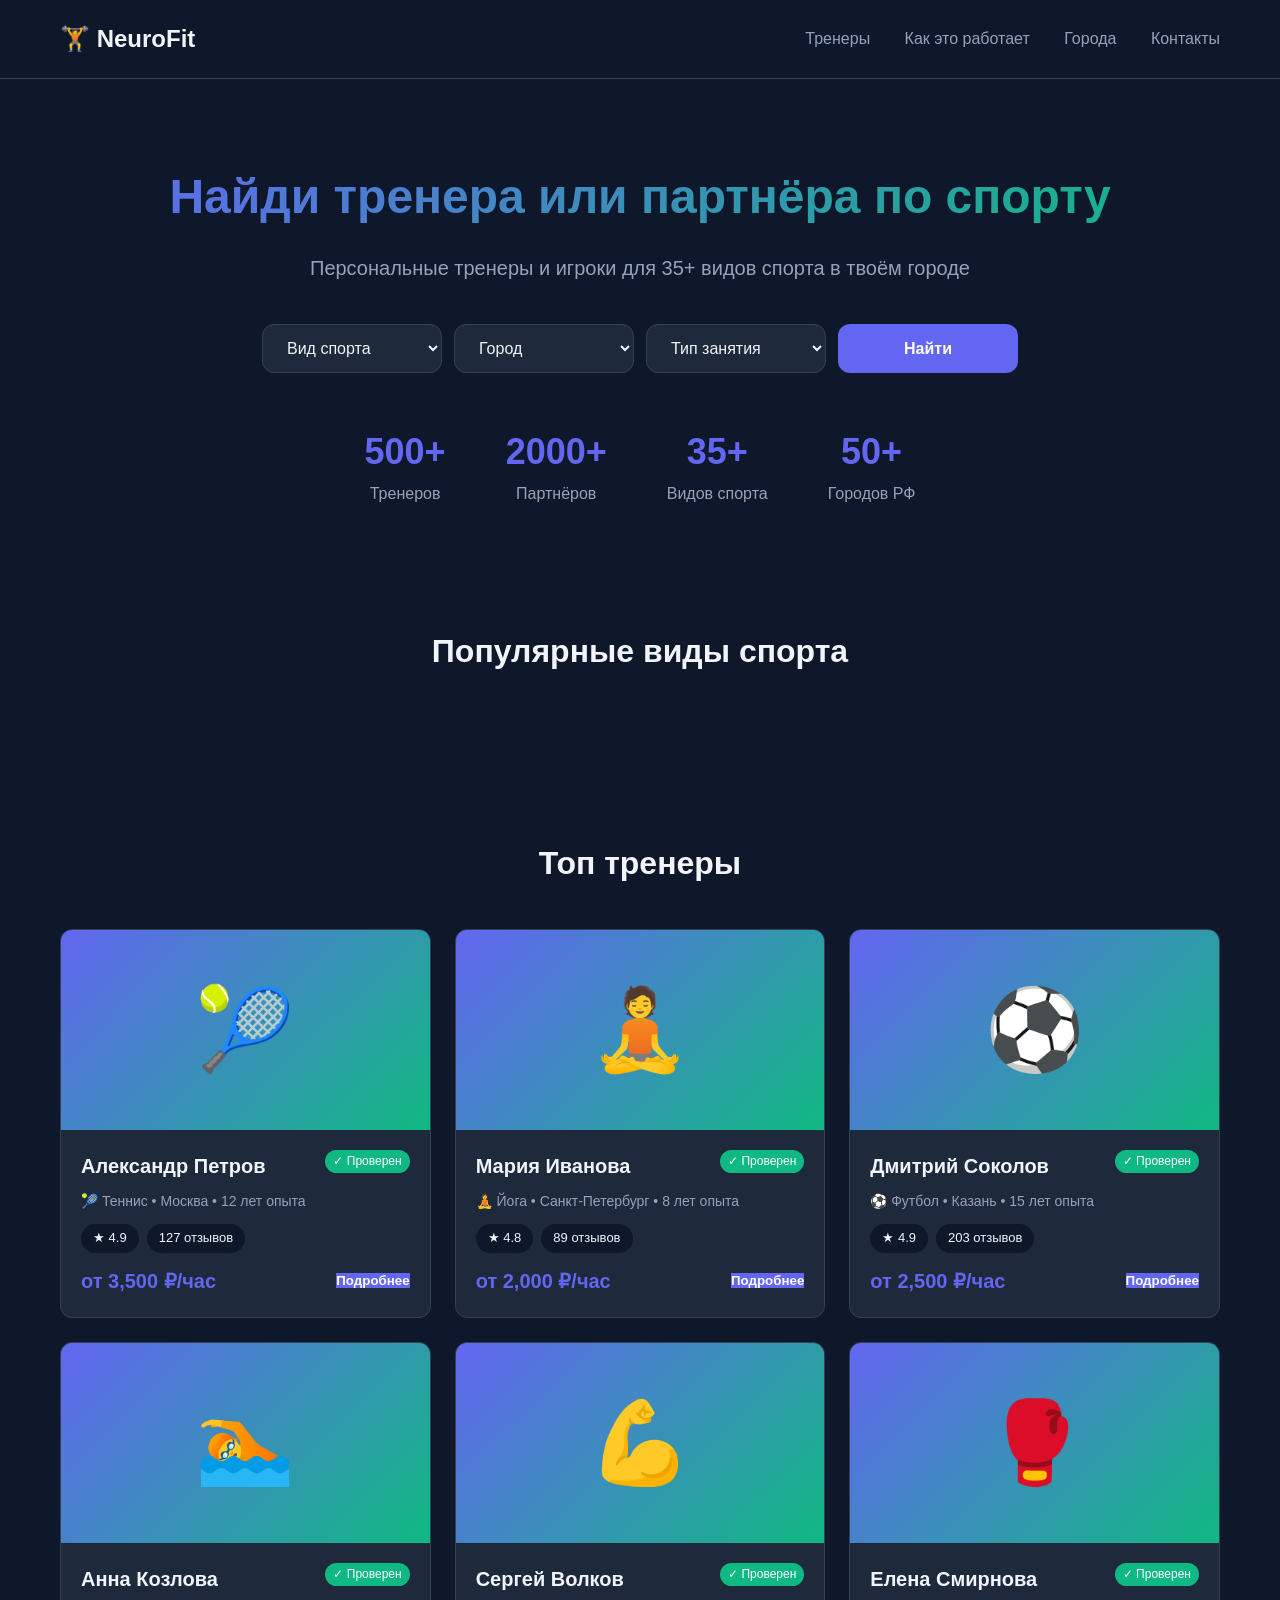
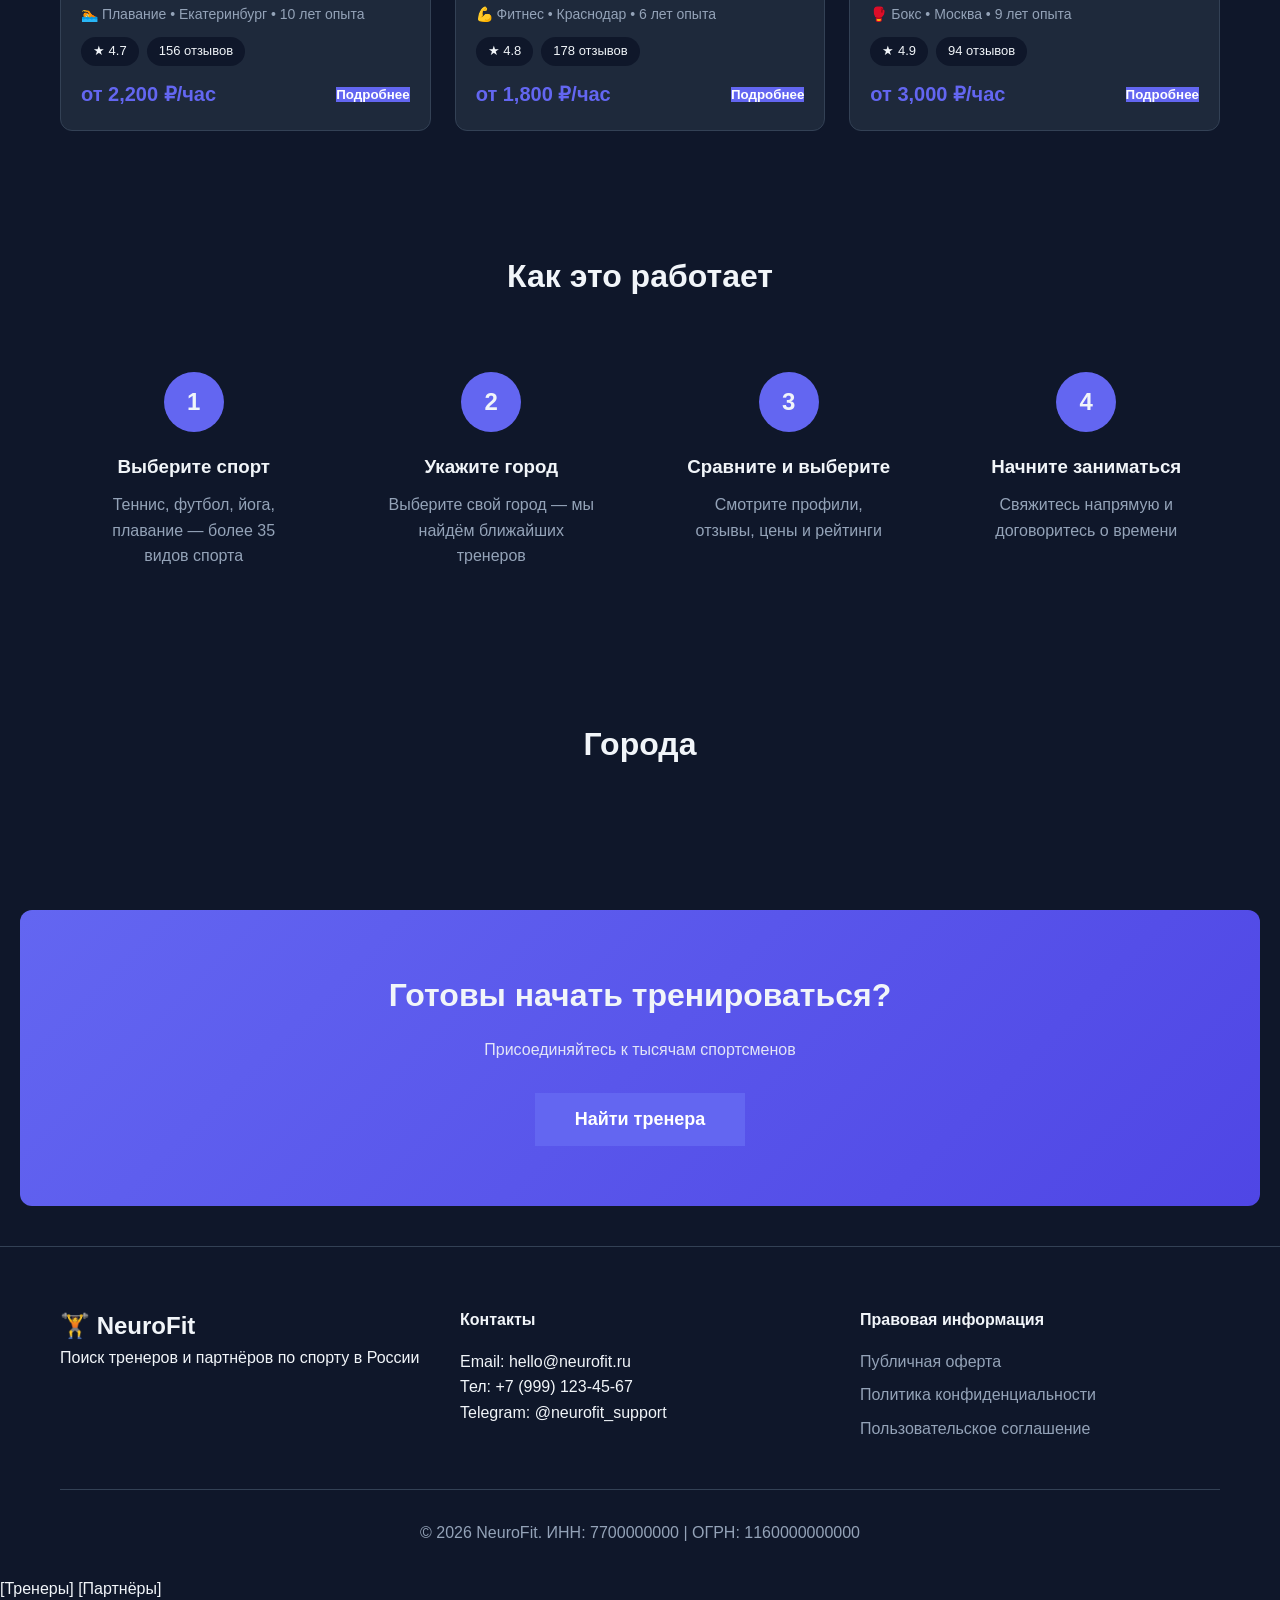
<file: frontend/index.html>
<!DOCTYPE html>
<html lang="ru">
<head>
    <meta charset="UTF-8">
    <meta name="viewport" content="width=device-width, initial-scale=1.0">
    <title>NeuroFit — Поиск тренеров и партнёров по спорту</title>
    <link rel="stylesheet" href="css/style.css">
</head>
<body>
    <header class="header">
        <div class="container">
            <div class="logo">🏋️ NeuroFit</div>
            <nav class="nav">
                <a href="#trainers">Тренеры</a>
                <a href="#how-it-works">Как это работает</a>
                <a href="#cities">Города</a>
                <a href="#contacts">Контакты</a>
            </nav>
        </div>
    </header>

    <section class="hero">
        <div class="container">
            <h1>Найди тренера или партнёра по спорту</h1>
            <p>Персональные тренеры и игроки для 35+ видов спорта в твоём городе</p>

            <div class="search-box">
                <select id="sport-select">
                    <option value="">Вид спорта</option>
                </select>
                <select id="city-select">
                    <option value="">Город</option>
                </select>
                <select id="type-select">
                    <option value="">Тип занятия</option>
                    <option value="offline">Офлайн</option>
                    <option value="online">Онлайн</option>
                </select>
                <button id="search-btn" class="btn-primary">Найти</button>
            </div>

            <div class="stats">
                <div class="stat"><span class="stat-num">500+</span> Тренеров</div>
                <div class="stat"><span class="stat-num">2000+</span> Партнёров</div>
                <div class="stat"><span class="stat-num">35+</span> Видов спорта</div>
                <div class="stat"><span class="stat-num">50+</span> Городов РФ</div>
            </div>
        </div>
    </section>

    <section id="sports" class="sports">
        <div class="container">
            <h2>Популярные виды спорта</h2>
            <div class="sports-grid" id="sports-grid"></div>
        </div>
    </section>

    <section id="trainers" class="trainers">
        <div class="container">
            <h2>Топ тренеры</h2>
            <div class="trainers-grid" id="trainers-grid"></div>
        </div>
    </section>

    <section id="how-it-works" class="how-it-works">
        <div class="container">
            <h2>Как это работает</h2>
            <div class="steps">
                <div class="step">
                    <div class="step-num">1</div>
                    <h3>Выберите спорт</h3>
                    <p>Теннис, футбол, йога, плавание — более 35 видов спорта</p>
                </div>
                <div class="step">
                    <div class="step-num">2</div>
                    <h3>Укажите город</h3>
                    <p>Выберите свой город — мы найдём ближайших тренеров</p>
                </div>
                <div class="step">
                    <div class="step-num">3</div>
                    <h3>Сравните и выберите</h3>
                    <p>Смотрите профили, отзывы, цены и рейтинги</p>
                </div>
                <div class="step">
                    <div class="step-num">4</div>
                    <h3>Начните заниматься</h3>
                    <p>Свяжитесь напрямую и договоритесь о времени</p>
                </div>
            </div>
        </div>
    </section>

    <section id="cities" class="cities">
        <div class="container">
            <h2>Города</h2>
            <div class="cities-grid" id="cities-grid"></div>
        </div>
    </section>

    <section class="cta">
        <div class="container">
            <h2>Готовы начать тренироваться?</h2>
            <p>Присоединяйтесь к тысячам спортсменов</p>
            <button class="btn-primary btn-large" onclick="scrollToSearch()">Найти тренера</button>
        </div>
    </section>

    <footer id="contacts" class="footer">
        <div class="container">
            <div class="footer-grid">
                <div>
                    <div class="logo">🏋️ NeuroFit</div>
                    <p>Поиск тренеров и партнёров по спорту в России</p>
                </div>
                <div>
                    <h4>Контакты</h4>
                    <p>Email: hello@neurofit.ru</p>
                    <p>Тел: +7 (999) 123-45-67</p>
                    <p>Telegram: @neurofit_support</p>
                </div>
                <div>
                    <h4>Правовая информация</h4>
                    <a href="/offer.html">Публичная оферта</a>
                    <a href="/privacy.html">Политика конфиденциальности</a>
                    <a href="/terms.html">Пользовательское соглашение</a>
                </div>
            </div>
            <div class="footer-bottom">
                <p>© 2026 NeuroFit. ИНН: 7700000000 | ОГРН: 1160000000000</p>
            </div>
        </div>
    </footer>

    <div id="trainer-modal" class="modal">
        <div class="modal-content">
            <span class="modal-close">&times;</span>
            <div id="modal-body"></div>
        </div>
    </div>

    <script src="js/app.js"></script>
</body>
</html>
[Тренеры] [Партнёры]
</file>
<file: frontend/css/style.css>
:root {
    --primary: #6366f1;
    --primary-dark: #4f46e5;
    --secondary: #10b981;
    --bg: #0f172a;
    --bg-card: #1e293b;
    --text: #f1f5f9;
    --text-muted: #94a3b8;
    --border: #334155;
    --radius: 12px;
    --shadow: 0 4px 6px -1px rgba(0,0,0,0.3);
}

* { margin: 0; padding: 0; box-sizing: border-box; }

body {
    font-family: -apple-system, BlinkMacSystemFont, 'Segoe UI', Roboto, sans-serif;
    background: var(--bg);
    color: var(--text);
    line-height: 1.6;
}

.container { max-width: 1200px; margin: 0 auto; padding: 0 20px; }

.header { padding: 20px 0; border-bottom: 1px solid var(--border); }
.header .container { display: flex; justify-content: space-between; align-items: center; }
.logo { font-size: 24px; font-weight: 700; }
.nav a { color: var(--text-muted); text-decoration: none; margin-left: 30px; transition: color 0.2s; }
.nav a:hover { color: var(--text); }

.hero { padding: 80px 0 60px; text-align: center; }
.hero h1 {
    font-size: 48px; margin-bottom: 16px;
    background: linear-gradient(135deg, var(--primary), var(--secondary));
    -webkit-background-clip: text; -webkit-text-fill-color: transparent;
}
.hero p { font-size: 20px; color: var(--text-muted); margin-bottom: 40px; }

.search-box { display: flex; gap: 12px; justify-content: center; flex-wrap: wrap; margin-bottom: 50px; }
.search-box select, .search-box button {
    padding: 14px 20px; border-radius: var(--radius); border: 1px solid var(--border);
    background: var(--bg-card); color: var(--text); font-size: 16px; min-width: 180px;
}
.search-box select:focus { outline: 2px solid var(--primary); }

.btn-primary {
    background: var(--primary) !important; color: white !important;
    border: none !important; cursor: pointer; font-weight: 600; transition: background 0.2s;
}
.btn-primary:hover { background: var(--primary-dark) !important; }

.stats { display: flex; justify-content: center; gap: 60px; flex-wrap: wrap; }
.stat { text-align: center; }
.stat-num { display: block; font-size: 36px; font-weight: 700; color: var(--primary); }
.stat { color: var(--text-muted); }

section { padding: 60px 0; }
section h2 { font-size: 32px; margin-bottom: 40px; text-align: center; }

.sports-grid { display: grid; grid-template-columns: repeat(auto-fill, minmax(200px, 1fr)); gap: 16px; }
.sport-card {
    background: var(--bg-card); padding: 20px; border-radius: var(--radius);
    text-align: center; cursor: pointer; transition: transform 0.2s, box-shadow 0.2s; border: 1px solid var(--border);
}
.sport-card:hover { transform: translateY(-4px); box-shadow: var(--shadow); }
.sport-card .emoji { font-size: 40px; margin-bottom: 8px; }
.sport-card h3 { font-size: 16px; margin-bottom: 4px; }
.sport-card .count { color: var(--text-muted); font-size: 14px; }

.trainers-grid { display: grid; grid-template-columns: repeat(auto-fill, minmax(300px, 1fr)); gap: 24px; }
.trainer-card {
    background: var(--bg-card); border-radius: var(--radius); overflow: hidden;
    border: 1px solid var(--border); transition: transform 0.2s;
}
.trainer-card:hover { transform: translateY(-4px); }
.trainer-photo {
    width: 100%; height: 200px; object-fit: cover;
    background: linear-gradient(135deg, var(--primary), var(--secondary));
    display: flex; align-items: center; justify-content: center; font-size: 80px;
}
.trainer-info { padding: 20px; }
.trainer-header { display: flex; justify-content: space-between; align-items: start; margin-bottom: 8px; }
.trainer-name { font-size: 20px; font-weight: 600; }
.verified-badge { background: var(--secondary); color: white; padding: 2px 8px; border-radius: 20px; font-size: 12px; }
.trainer-meta { color: var(--text-muted); font-size: 14px; margin-bottom: 12px; }
.trainer-tags { display: flex; gap: 8px; margin-bottom: 12px; flex-wrap: wrap; }
.tag { background: var(--bg); padding: 4px 12px; border-radius: 20px; font-size: 13px; }
.trainer-footer { display: flex; justify-content: space-between; align-items: center; }
.trainer-price { font-size: 20px; font-weight: 700; color: var(--primary); }
.trainer-rating { display: flex; align-items: center; gap: 4px; color: #fbbf24; }

.steps { display: grid; grid-template-columns: repeat(auto-fit, minmax(250px, 1fr)); gap: 30px; }
.step { text-align: center; padding: 30px; }
.step-num {
    width: 60px; height: 60px; background: var(--primary); border-radius: 50%;
    display: flex; align-items: center; justify-content: center;
    font-size: 24px; font-weight: 700; margin: 0 auto 20px;
}
.step h3 { margin-bottom: 10px; }
.step p { color: var(--text-muted); }

.cities-grid { display: grid; grid-template-columns: repeat(auto-fill, minmax(280px, 1fr)); gap: 20px; }
.city-card { background: var(--bg-card); padding: 24px; border-radius: var(--radius); border: 1px solid var(--border); }
.city-card h3 { margin-bottom: 8px; font-size: 20px; }
.city-card p { color: var(--text-muted); }

.cta { text-align: center; background: linear-gradient(135deg, var(--primary), var(--primary-dark)); margin: 40px 20px; border-radius: var(--radius); }
.cta h2 { margin-bottom: 16px; }
.cta p { margin-bottom: 30px; opacity: 0.9; }
.btn-large { padding: 16px 40px !important; font-size: 18px !important; }

.footer { border-top: 1px solid var(--border); padding: 60px 0 30px; }
.footer-grid { display: grid; grid-template-columns: repeat(auto-fit, minmax(250px, 1fr)); gap: 40px; margin-bottom: 40px; }
.footer h4 { margin-bottom: 16px; }
.footer a { display: block; color: var(--text-muted); text-decoration: none; margin-bottom: 8px; transition: color 0.2s; }
.footer a:hover { color: var(--text); }
.footer-bottom { text-align: center; padding-top: 30px; border-top: 1px solid var(--border); color: var(--text-muted); }

.modal { display: none; position: fixed; z-index: 1000; left: 0; top: 0; width: 100%; height: 100%; background: rgba(0,0,0,0.8); align-items: center; justify-content: center; }
.modal.active { display: flex; }
.modal-content { background: var(--bg-card); border-radius: var(--radius); max-width: 600px; width: 90%; max-height: 90vh; overflow-y: auto; position: relative; }
.modal-close { position: absolute; right: 20px; top: 20px; font-size: 30px; cursor: pointer; color: var(--text-muted); }
#modal-body { padding: 40px; }

@media (max-width: 768px) {
    .hero h1 { font-size: 32px; }
    .search-box { flex-direction: column; align-items: stretch; }
    .search-box select, .search-box button { width: 100%; }
    .stats { gap: 30px; }
    .nav { display: none; }
}
</file>
